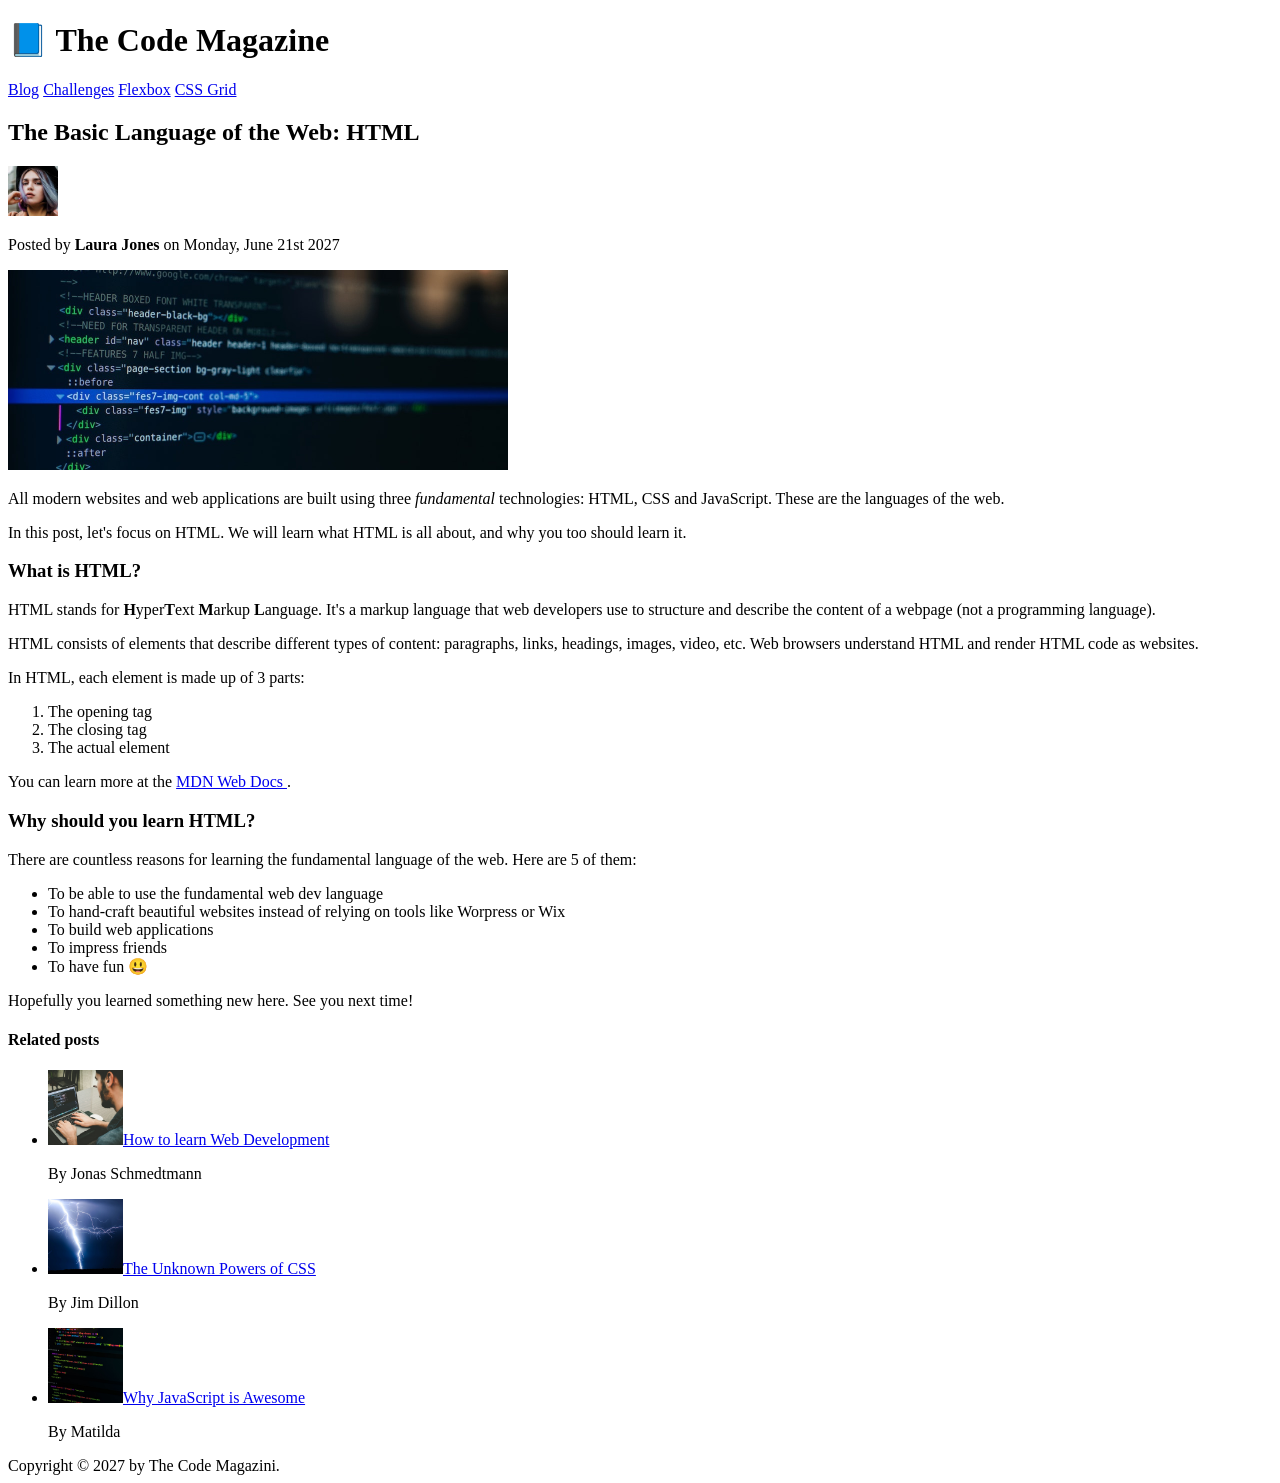
<file: 02-html-fundamentals/index.html>
<!doctype html>
<html lang="en">
  <head>
    <meta charset="UTF-8" />
    <title>The Basic Language of the Web: HTML</title>
  </head>
  <body>
    <!--
    <h1>The Basic Language of the Web: HTML</h1>
    <h2>The Basic Language of the Web: HTML</h2>
    <h3>The Basic Language of the Web: HTML</h3>
    <h4>The Basic Language of the Web: HTML</h4>
    <h5>The Basic Language of the Web: HTML</h5>
    <h6>The Basic Language of the Web: HTML</h6>
    -->

    <header>
      <h1>📘 The Code Magazine</h1>

      <nav>
        <a href="blog.html">Blog</a>
        <a href="#">Challenges</a>
        <a href="#">Flexbox</a>
        <a href="#">CSS Grid</a>
      </nav>
    </header>

    <article>
      <header>
        <h2>The Basic Language of the Web: HTML</h2>

        <img
          src="img/laura-jones.jpg"
          alt="Head shot of laura Jones"
          width="50"
          height="50"
        />

        <p>Posted by <strong>Laura Jones</strong> on Monday, June 21st 2027</p>

        <img
          src="img/post-img.jpg"
          alt="HTML code on a screen"
          width="500"
          height="200"
        />
      </header>

      <p>
        All modern websites and web applications are built using three
        <em>fundamental</em> technologies: HTML, CSS and JavaScript. These are
        the languages of the web.
      </p>
      <p>
        In this post, let's focus on HTML. We will learn what HTML is all about,
        and why you too should learn it.
      </p>

      <h3>What is HTML?</h3>
      <p>
        HTML stands for <strong>H</strong>yper<strong>T</strong>ext
        <strong>M</strong>arkup <strong>L</strong>anguage. It's a markup
        language that web developers use to structure and describe the content
        of a webpage (not a programming language).
      </p>
      <p>
        HTML consists of elements that describe different types of content:
        paragraphs, links, headings, images, video, etc. Web browsers understand
        HTML and render HTML code as websites.
      </p>

      <p>In HTML, each element is made up of 3 parts:</p>
      <ol>
        <li>The opening tag</li>
        <li>The closing tag</li>
        <li>The actual element</li>
      </ol>

      <p>
        You can learn more at the
        <a
          href="https://developer.mozilla.org/en-US/docs/Web/HTML"
          target="_blank"
        >
          MDN Web Docs
        </a>
        .
      </p>

      <h3>Why should you learn HTML?</h3>
      <p>
        There are countless reasons for learning the fundamental language of the
        web. Here are 5 of them:
      </p>
      <ul>
        <li>To be able to use the fundamental web dev language</li>
        <li>
          To hand-craft beautiful websites instead of relying on tools like
          Worpress or Wix
        </li>
        <li>To build web applications</li>
        <li>To impress friends</li>
        <li>To have fun 😃</li>
      </ul>
      <p>Hopefully you learned something new here. See you next time!</p>
    </article>

    <aside>
      <h4>Related posts</h4>
      <ul>
        <li>
          <img
            src="img/related-1.jpg"
            alt="Person programming"
            width="75"
            height="75"
          /><a href="#">How to learn Web Development</a>
          <p>By Jonas Schmedtmann</p>
        </li>
        <li>
          <img
            src="img/related-2.jpg"
            alt="Lightning"
            width="75"
            height="75"
          /><a href="#">The Unknown Powers of CSS</a>
          <p>By Jim Dillon</p>
        </li>
        <li>
          <img
            src="img/related-3.jpg"
            alt="JavaScript code on a screen"
            width="75"
            height="75"
          /><a href="#">Why JavaScript is Awesome</a>
          <p>By Matilda</p>
        </li>
      </ul>
    </aside>

    <footer>Copyright &copy; 2027 by The Code Magazini.</footer>
  </body>
</html>
</file>
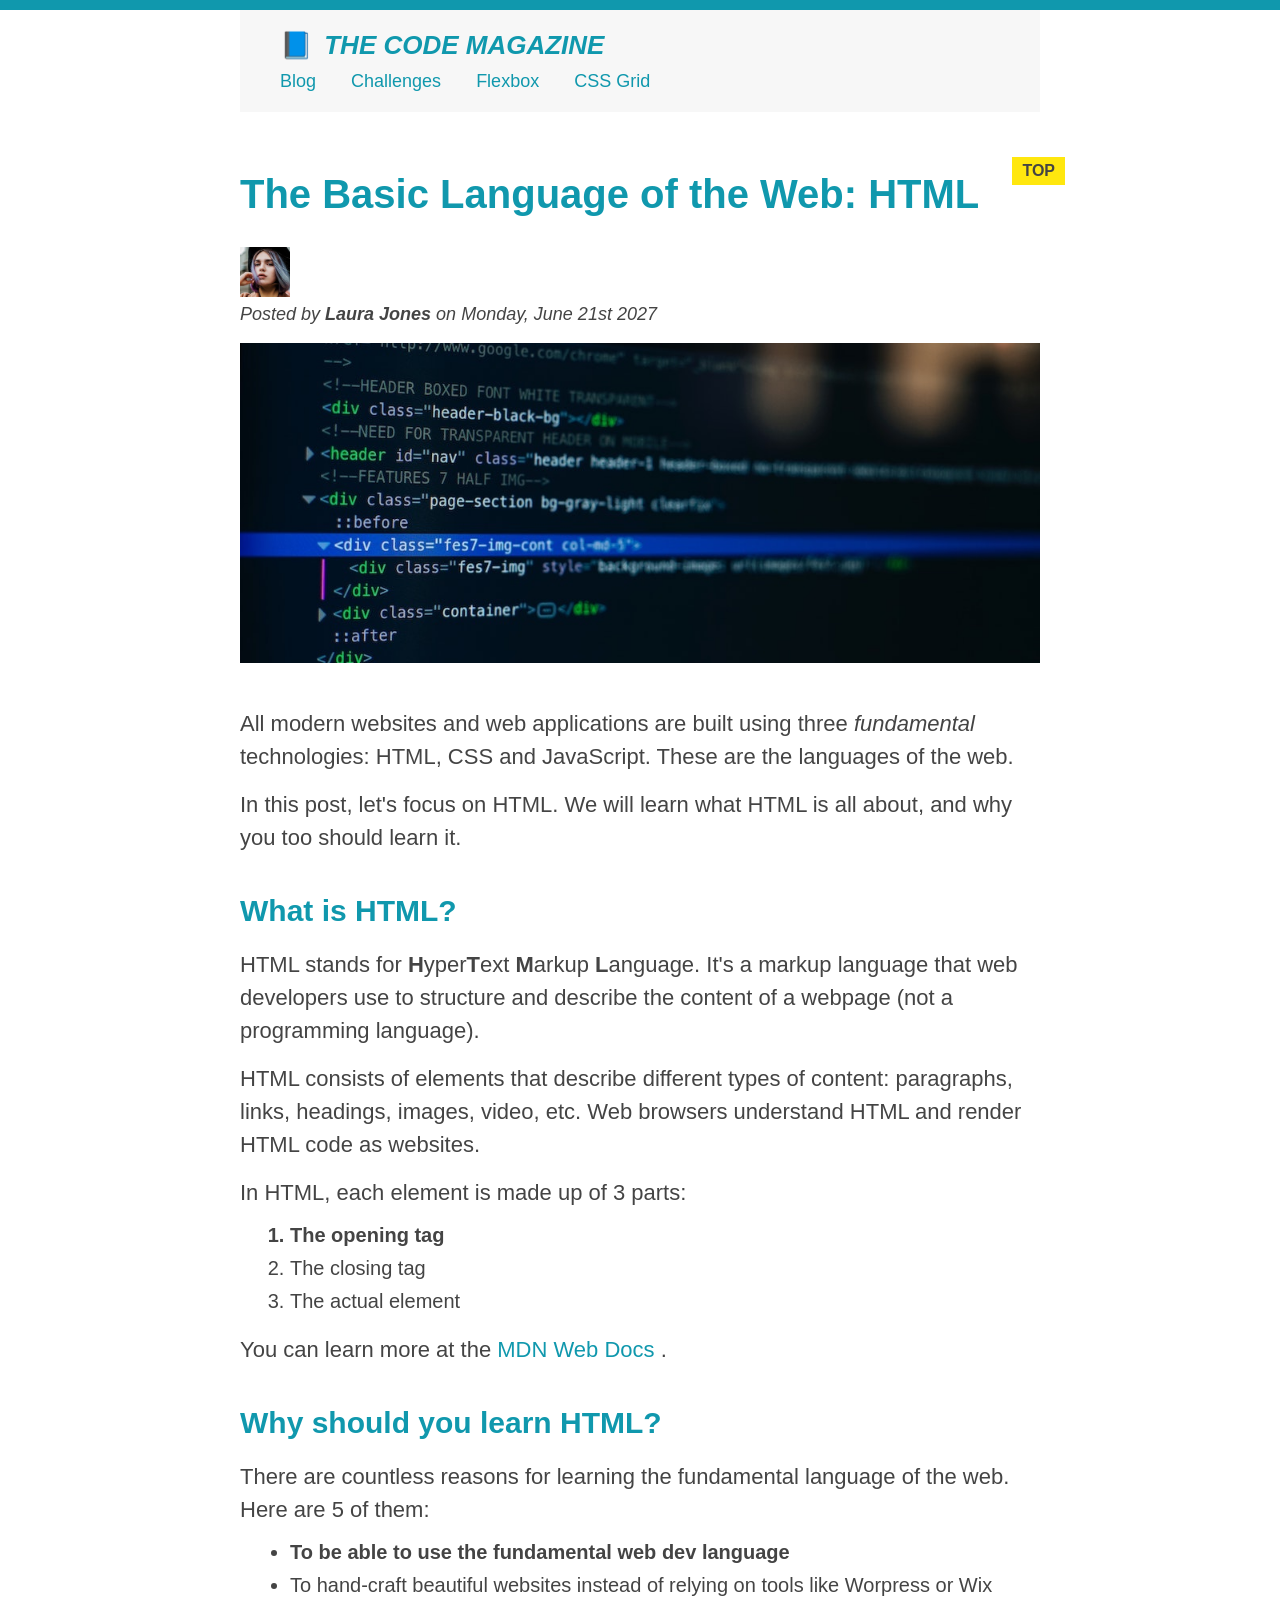
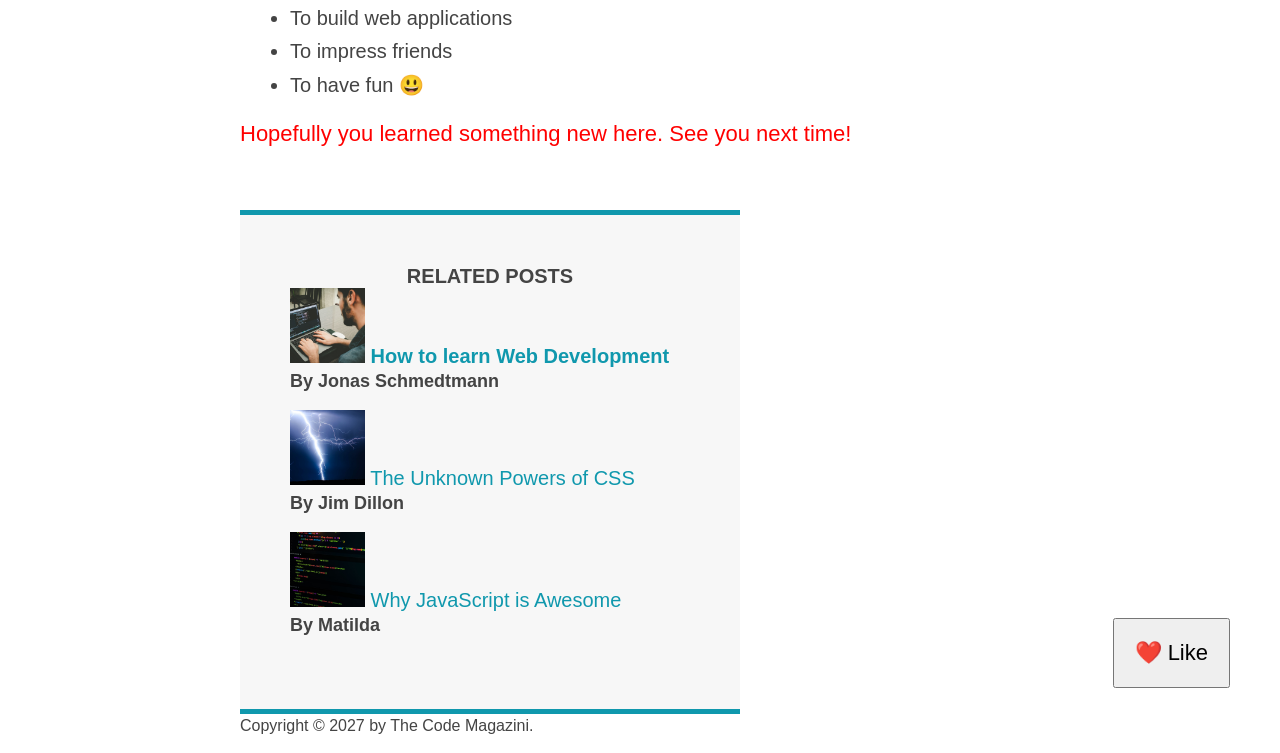
<file: 03-css-fundamentals/index.html>
<!doctype html>
<html lang="en">
  <head>
    <meta charset="UTF-8" />
    <title>The Basic Language of the Web: HTML</title>
    <link rel="stylesheet" href="style.css" />
    <!--
    <style>
      h1 {
        color: blue;
      }
    </style>
    -->
  </head>
  <body>
    <!--
    <h1>The Basic Language of the Web: HTML</h1>
    <h2>The Basic Language of the Web: HTML</h2>
    <h3>The Basic Language of the Web: HTML</h3>
    <h4>The Basic Language of the Web: HTML</h4>
    <h5>The Basic Language of the Web: HTML</h5>
    <h6>The Basic Language of the Web: HTML</h6>
    -->

    <div class="container">
      <header class="main-header">
        <!-- <h1 style="color: blue">📘 The Code Magazine</h1> -->
        <h1>📘 The Code Magazine</h1>

        <nav>
          <!-- <strong>This is the navigation</strong> -->
          <a href="blog.html">Blog</a>
          <a href="#">Challenges</a>
          <a href="#">Flexbox</a>
          <a href="#">CSS Grid</a>
        </nav>
      </header>

      <article>
        <header class="post-header">
          <h2>The Basic Language of the Web: HTML</h2>

          <img
            src="img/laura-jones.jpg"
            alt="Headshot of Laura Jones"
            width="50"
            height="50"
          />

          <p id="author">
            Posted by <strong>Laura Jones</strong> on Monday, June 21st 2027
          </p>

          <img
            src="img/post-img.jpg"
            alt="HTML code on a screen"
            width="500"
            height="200"
            class="post-img"
          />

          <button>❤️ Like</button>
        </header>

        <p>
          All modern websites and web applications are built using three
          <em>fundamental</em> technologies: HTML, CSS and JavaScript. These are
          the languages of the web.
        </p>
        <p>
          In this post, let's focus on HTML. We will learn what HTML is all
          about, and why you too should learn it.
        </p>

        <h3>What is HTML?</h3>
        <p>
          HTML stands for <strong>H</strong>yper<strong>T</strong>ext
          <strong>M</strong>arkup <strong>L</strong>anguage. It's a markup
          language that web developers use to structure and describe the content
          of a webpage (not a programming language).
        </p>
        <p>
          HTML consists of elements that describe different types of content:
          paragraphs, links, headings, images, video, etc. Web browsers
          understand HTML and render HTML code as websites.
        </p>

        <p>In HTML, each element is made up of 3 parts:</p>
        <ol>
          <li>The opening tag</li>
          <li>The closing tag</li>
          <li>The actual element</li>
        </ol>

        <p>
          You can learn more at the
          <a
            href="https://developer.mozilla.org/en-US/docs/Web/HTML"
            target="_blank"
          >
            MDN Web Docs
          </a>
          .
        </p>

        <h3>Why should you learn HTML?</h3>
        <p>
          There are countless reasons for learning the fundamental language of
          the web. Here are 5 of them:
        </p>
        <ul>
          <li>To be able to use the fundamental web dev language</li>
          <li>
            To hand-craft beautiful websites instead of relying on tools like
            Worpress or Wix
          </li>
          <li>To build web applications</li>
          <li>To impress friends</li>
          <li>To have fun 😃</li>
        </ul>
        <p>Hopefully you learned something new here. See you next time!</p>
      </article>

      <aside>
        <h4>Related posts</h4>
        <ul class="related">
          <li>
            <img
              src="img/related-1.jpg"
              alt="Person programming"
              width="75"
              height="75"
            />
            <a href="#">How to learn Web Development</a>
            <p class="related-author">By Jonas Schmedtmann</p>
          </li>
          <li>
            <img
              src="img/related-2.jpg"
              alt="Lightning"
              width="75"
              height="75"
            />
            <a href="#">The Unknown Powers of CSS</a>
            <p class="related-author">By Jim Dillon</p>
          </li>
          <li>
            <img
              src="img/related-3.jpg"
              alt="JavaScript code on a screen"
              width="75"
              height="75"
            />
            <a href="#">Why JavaScript is Awesome</a>
            <p class="related-author">By Matilda</p>
          </li>
        </ul>
      </aside>

      <p id="copyright" class="copyright text">
        Copyright &copy; 2027 by The Code Magazini.
      </p>
    </div>
  </body>
</html>
</file>
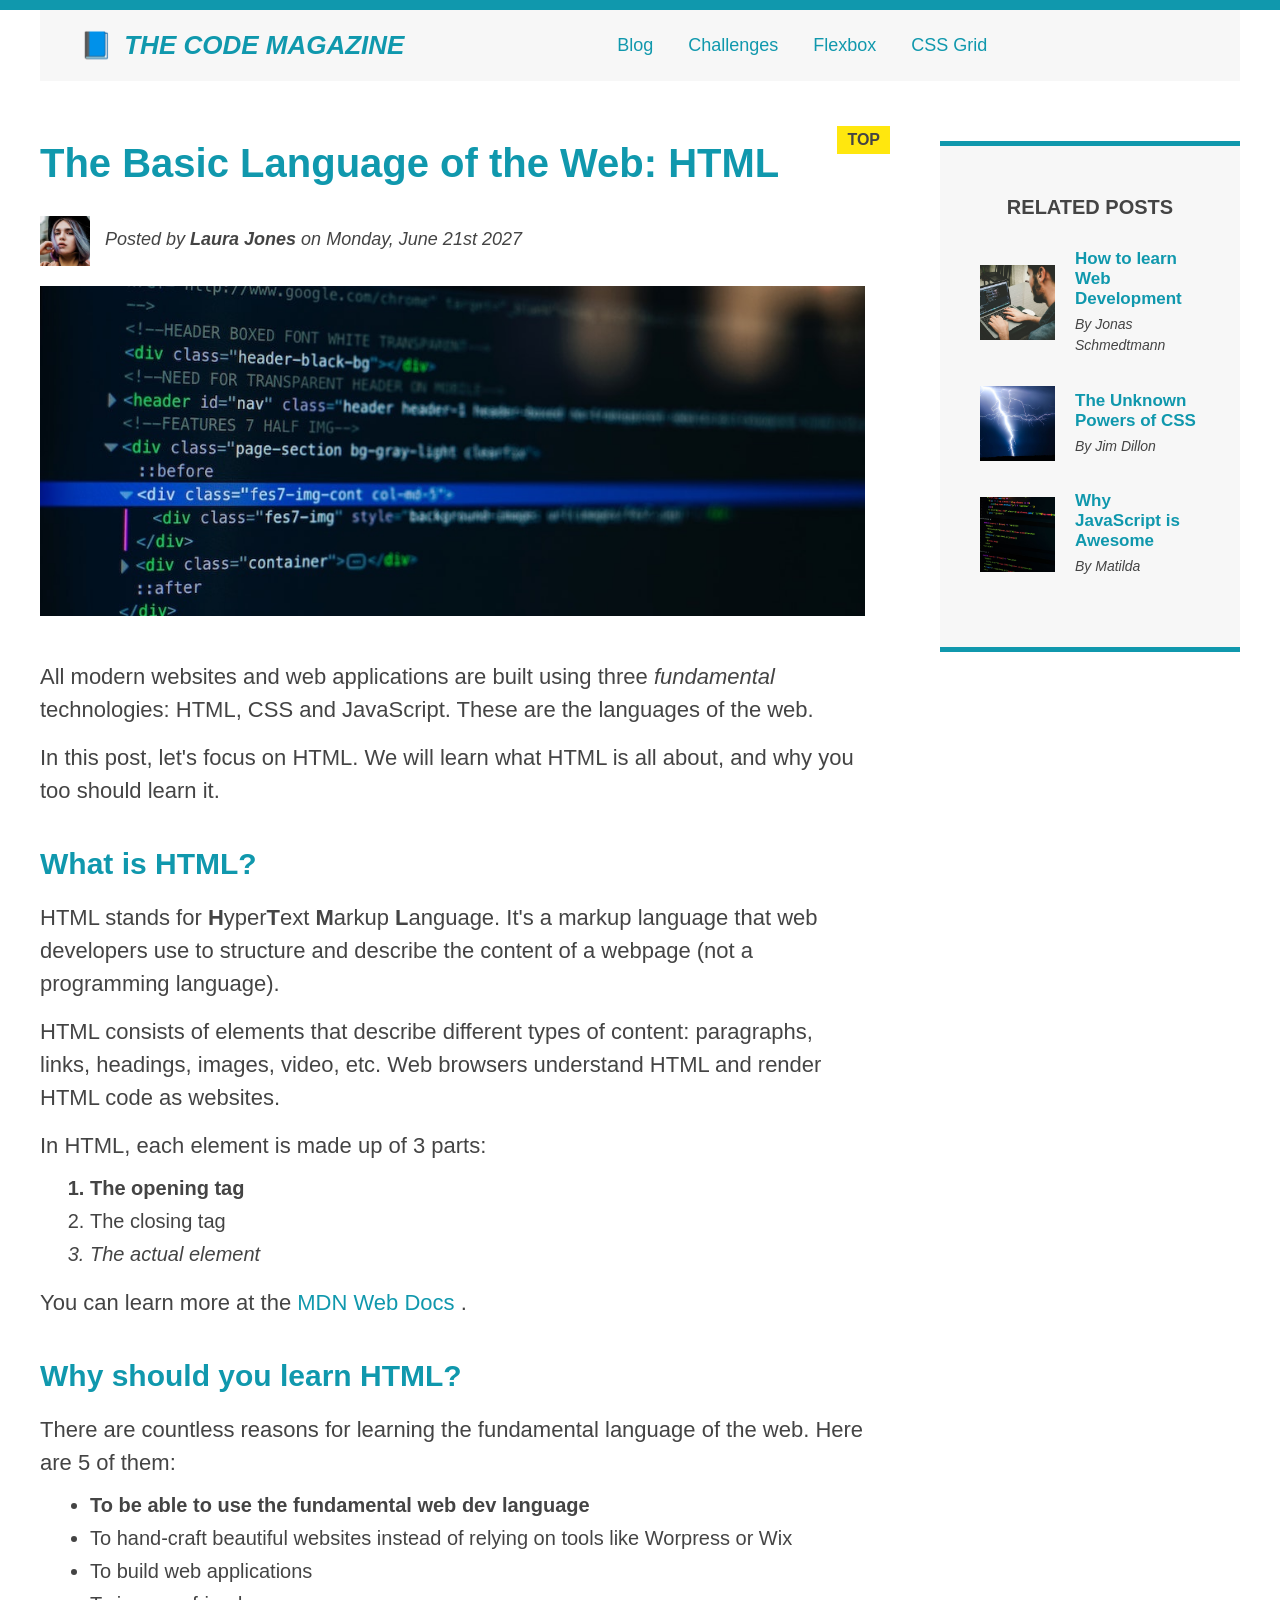
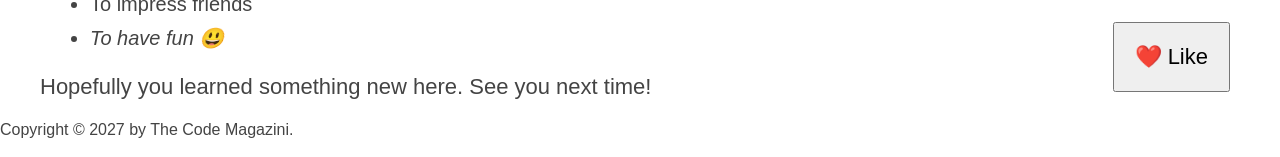
<file: 04-layouts-floats-flexbox-and-css-grid-fundamentals/index.html>
<!doctype html>
<html lang="en">
  <head>
    <meta charset="UTF-8" />
    <title>The Basic Language of the Web: HTML</title>
    <link rel="stylesheet" href="style.css" />
    <!--
    <style>
      h1 {
        color: blue;
      }
    </style>
    -->
  </head>
  <body>
    <!--
    <h1>The Basic Language of the Web: HTML</h1>
    <h2>The Basic Language of the Web: HTML</h2>
    <h3>The Basic Language of the Web: HTML</h3>
    <h4>The Basic Language of the Web: HTML</h4>
    <h5>The Basic Language of the Web: HTML</h5>
    <h6>The Basic Language of the Web: HTML</h6>
    -->

    <div class="container">
      <header class="main-header clearfix">
        <!-- <h1 style="color: blue">📘 The Code Magazine</h1> -->
        <h1>📘 The Code Magazine</h1>

        <nav>
          <!-- <strong>This is the navigation</strong> -->
          <a href="blog.html">Blog</a>
          <a href="#">Challenges</a>
          <a href="#">Flexbox</a>
          <a href="#">CSS Grid</a>
        </nav>
      </header>

      <!-- only necessary for flexbox -->
      <!-- <div class="row"> -->
      <article>
        <header class="post-header">
          <h2>The Basic Language of the Web: HTML</h2>

          <div class="authos-box">
            <img
              src="img/laura-jones.jpg"
              alt="Headshot of Laura Jones"
              width="50"
              height="50"
              class="author-img"
            />

            <p id="author" class="author">
              Posted by <strong>Laura Jones</strong> on Monday, June 21st 2027
            </p>
          </div>

          <img
            src="img/post-img.jpg"
            alt="HTML code on a screen"
            width="500"
            height="200"
            class="post-img"
          />

          <button>❤️ Like</button>
        </header>

        <p>
          All modern websites and web applications are built using three
          <em>fundamental</em> technologies: HTML, CSS and JavaScript. These are
          the languages of the web.
        </p>
        <p>
          In this post, let's focus on HTML. We will learn what HTML is all
          about, and why you too should learn it.
        </p>

        <h3>What is HTML?</h3>
        <p>
          HTML stands for <strong>H</strong>yper<strong>T</strong>ext
          <strong>M</strong>arkup <strong>L</strong>anguage. It's a markup
          language that web developers use to structure and describe the content
          of a webpage (not a programming language).
        </p>
        <p>
          HTML consists of elements that describe different types of content:
          paragraphs, links, headings, images, video, etc. Web browsers
          understand HTML and render HTML code as websites.
        </p>

        <p>In HTML, each element is made up of 3 parts:</p>
        <ol>
          <li>The opening tag</li>
          <li>The closing tag</li>
          <li>The actual element</li>
        </ol>

        <p>
          You can learn more at the
          <a
            href="https://developer.mozilla.org/en-US/docs/Web/HTML"
            target="_blank"
          >
            MDN Web Docs
          </a>
          .
        </p>

        <h3>Why should you learn HTML?</h3>
        <p>
          There are countless reasons for learning the fundamental language of
          the web. Here are 5 of them:
        </p>
        <ul>
          <li>To be able to use the fundamental web dev language</li>
          <li>
            To hand-craft beautiful websites instead of relying on tools like
            Worpress or Wix
          </li>
          <li>To build web applications</li>
          <li>To impress friends</li>
          <li>To have fun 😃</li>
        </ul>
        <p>Hopefully you learned something new here. See you next time!</p>
      </article>

      <aside>
        <h4>Related posts</h4>
        <ul class="related">
          <li class="related-post">
            <img
              src="img/related-1.jpg"
              alt="Person programming"
              width="75"
              height="75"
            />
            <div>
              <a href="#" class="related-link">How to learn Web Development</a>
              <p class="related-author">By Jonas Schmedtmann</p>
            </div>
          </li>
          <li class="related-post">
            <img
              src="img/related-2.jpg"
              alt="Lightning"
              width="75"
              height="75"
            />
            <div>
              <a href="#" class="related-link">The Unknown Powers of CSS</a>
              <p class="related-author">By Jim Dillon</p>
            </div>
          </li>
          <li class="related-post">
            <img
              src="img/related-3.jpg"
              alt="JavaScript code on a screen"
              width="75"
              height="75"
            />
            <div>
              <a href="#" class="related-link">Why JavaScript is Awesome</a>
              <p class="related-author">By Matilda</p>
            </div>
          </li>
        </ul>
      </aside>
    </div>

    <footer>
      <p id="copyright" class="copyright text">
        Copyright &copy; 2027 by The Code Magazini.
      </p>
    </footer>
    <!-- </div> -->
  </body>
</html>
</file>
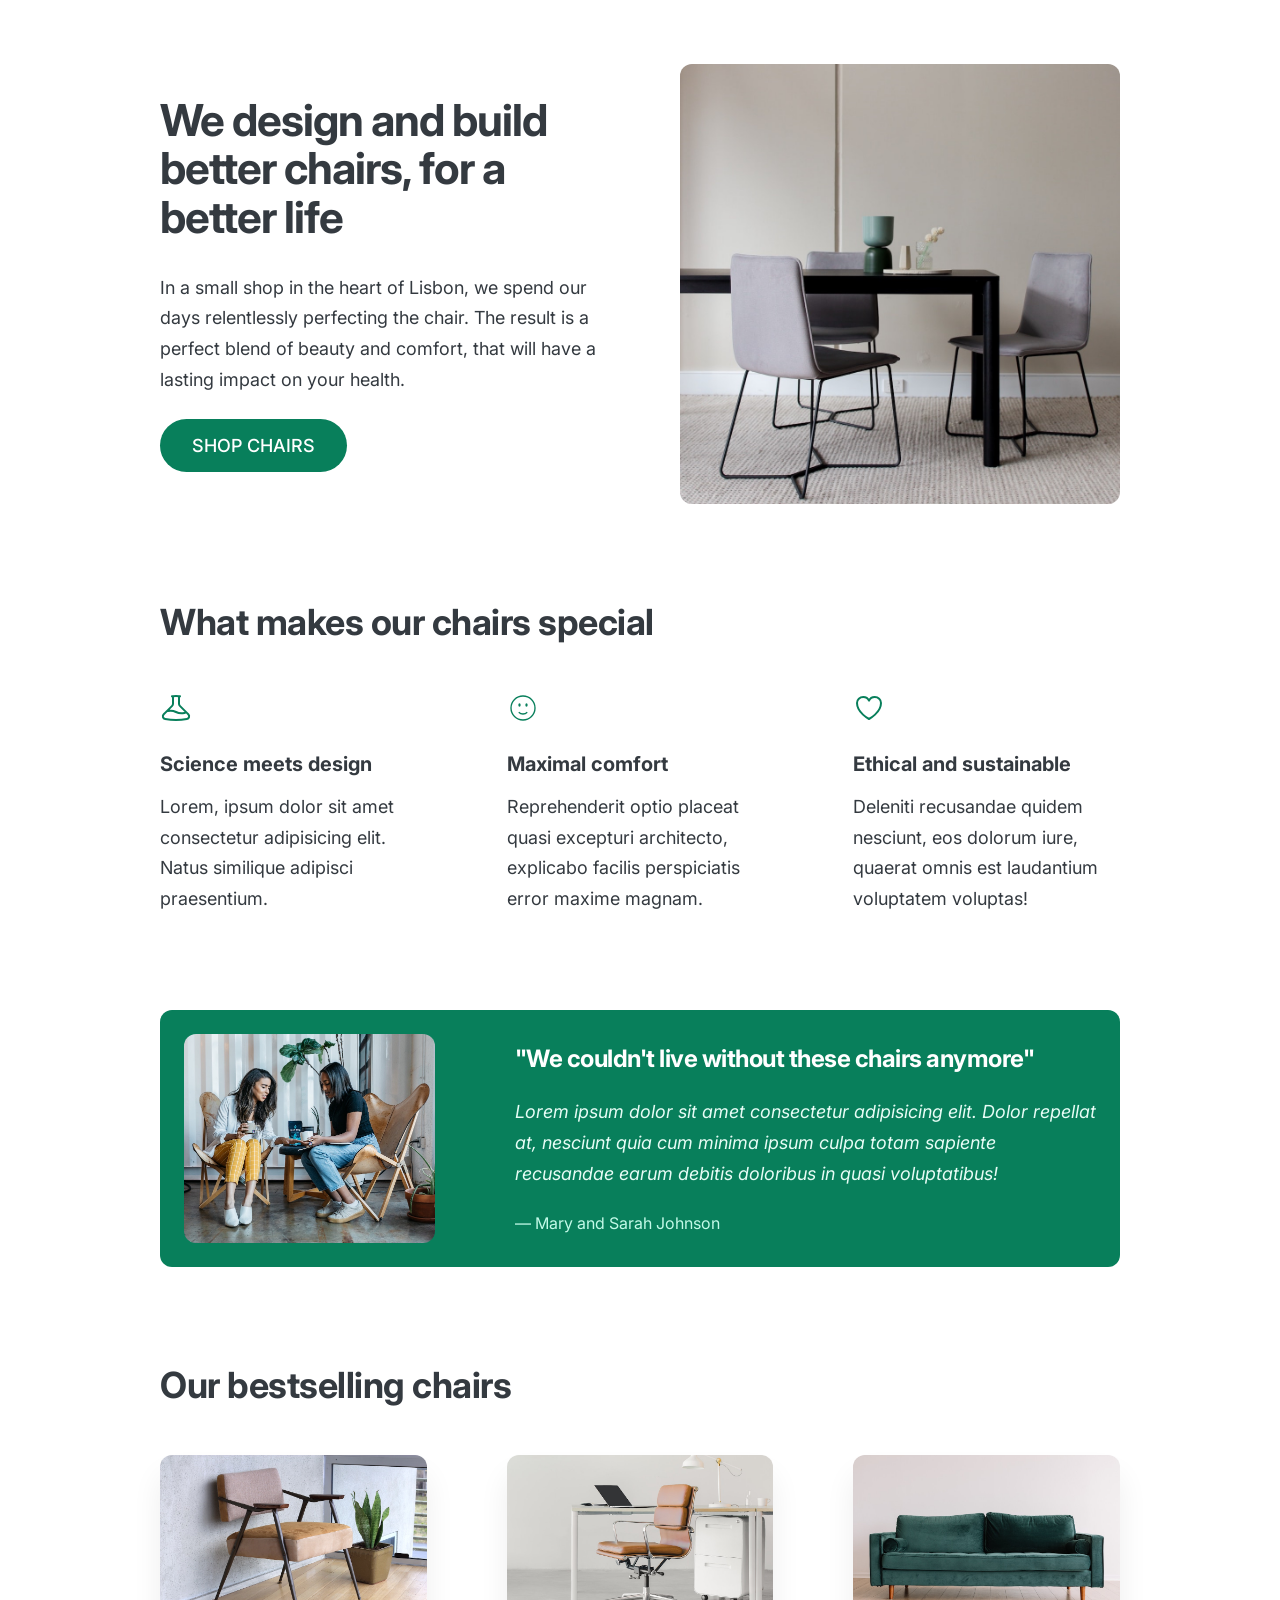
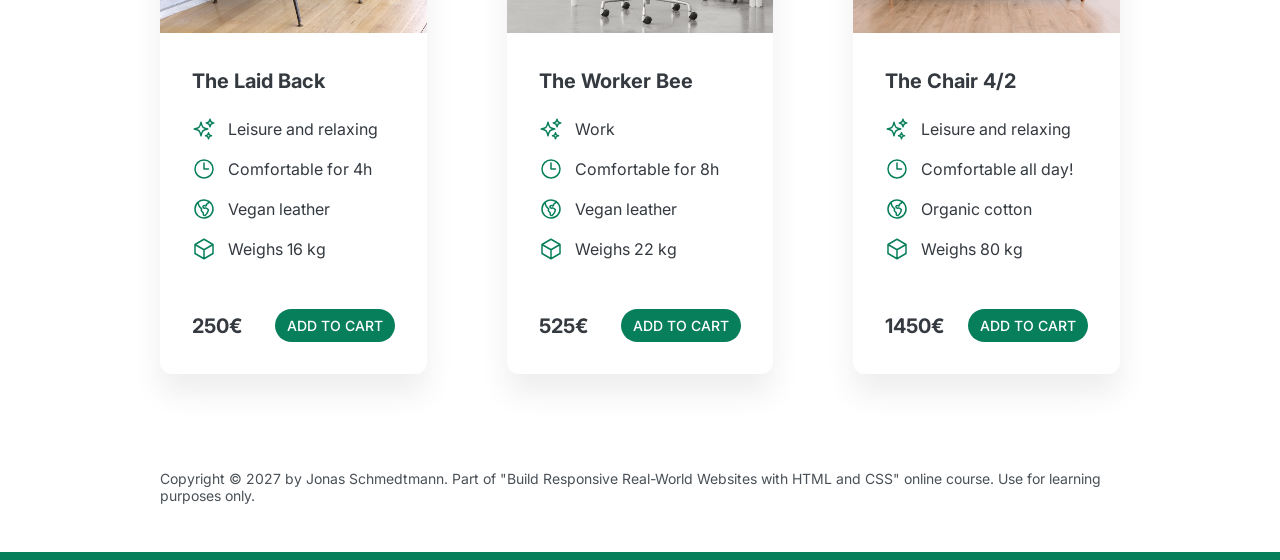
<file: 05-web-design-rules-and-framework/index.html>
<!doctype html>
<html lang="en">
  <head>
    <meta charset="UTF-8" />
    <meta name="viewport" content="width=device-width, initial-scale=1.0" />
    <title>Lisbon Chair Shop</title>

    <link rel="preconnect" href="https://fonts.googleapis.com" />
    <link rel="preconnect" href="https://fonts.gstatic.com" crossorigin />
    <link
      href="https://fonts.googleapis.com/css2?family=Inter:ital,opsz,wght@0,14..32,100..900;1,14..32,100..900&display=swap"
      rel="stylesheet"
    />

    <link rel="stylesheet" href="style.css" />
  </head>
  <body>
    <div class="container">
      <header>
        <div class="header-text-box">
          <h1>We design and build better chairs, for a better life</h1>
          <p class="header-text">
            In a small shop in the heart of Lisbon, we spend our days
            relentlessly perfecting the chair. The result is a perfect blend of
            beauty and comfort, that will have a lasting impact on your health.
          </p>
          <a class="btn btn--big" href="#">Shop chairs</a>
        </div>
        <img src="hero.jpg" alt="Photo" />
      </header>

      <section>
        <h2>What makes our chairs special</h2>
        <div class="grid-3-cols">
          <div>
            <svg
              xmlns="http://www.w3.org/2000/svg"
              fill="none"
              viewBox="0 0 24 24"
              stroke-width="1.5"
              stroke="currentColor"
              class="features-icon"
            >
              <path
                stroke-linecap="round"
                stroke-linejoin="round"
                d="M9.75 3.104v5.714a2.25 2.25 0 0 1-.659 1.591L5 14.5M9.75 3.104c-.251.023-.501.05-.75.082m.75-.082a24.301 24.301 0 0 1 4.5 0m0 0v5.714c0 .597.237 1.17.659 1.591L19.8 15.3M14.25 3.104c.251.023.501.05.75.082M19.8 15.3l-1.57.393A9.065 9.065 0 0 1 12 15a9.065 9.065 0 0 0-6.23-.693L5 14.5m14.8.8 1.402 1.402c1.232 1.232.65 3.318-1.067 3.611A48.309 48.309 0 0 1 12 21c-2.773 0-5.491-.235-8.135-.687-1.718-.293-2.3-2.379-1.067-3.61L5 14.5"
              />
            </svg>
            <p class="features-title"><strong>Science meets design</strong></p>
            <p class="features-text">
              Lorem, ipsum dolor sit amet consectetur adipisicing elit. Natus
              similique adipisci praesentium.
            </p>
          </div>

          <div>
            <svg
              xmlns="http://www.w3.org/2000/svg"
              fill="none"
              viewBox="0 0 24 24"
              strokeWidth="{1.5}"
              stroke="currentColor"
              class="features-icon"
            >
              <path
                strokeLinecap="round"
                strokeLinejoin="round"
                d="M15.182 15.182a4.5 4.5 0 0 1-6.364 0M21 12a9 9 0 1 1-18 0 9 9 0 0 1 18 0ZM9.75 9.75c0 .414-.168.75-.375.75S9 10.164 9 9.75 9.168 9 9.375 9s.375.336.375.75Zm-.375 0h.008v.015h-.008V9.75Zm5.625 0c0 .414-.168.75-.375.75s-.375-.336-.375-.75.168-.75.375-.75.375.336.375.75Zm-.375 0h.008v.015h-.008V9.75Z"
              />
            </svg>

            <p class="features-title">
              <strong>Maximal comfort</strong>
            </p>
            <p class="features-text">
              Reprehenderit optio placeat quasi excepturi architecto, explicabo
              facilis perspiciatis error maxime magnam.
            </p>
          </div>

          <div>
            <svg
              xmlns="http://www.w3.org/2000/svg"
              fill="none"
              viewBox="0 0 24 24"
              stroke-width="1.5"
              stroke="currentColor"
              class="features-icon"
            >
              <path
                stroke-linecap="round"
                stroke-linejoin="round"
                d="M21 8.25c0-2.485-2.099-4.5-4.688-4.5-1.935 0-3.597 1.126-4.312 2.733-.715-1.607-2.377-2.733-4.313-2.733C5.1 3.75 3 5.765 3 8.25c0 7.22 9 12 9 12s9-4.78 9-12Z"
              />
            </svg>

            <p class="features-title">
              <strong>Ethical and sustainable</strong>
            </p>
            <p class="features-text">
              Deleniti recusandae quidem nesciunt, eos dolorum iure, quaerat
              omnis est laudantium voluptatem voluptas!
            </p>
          </div>
        </div>
      </section>

      <section class="testimonial-section">
        <div class="grid-3-cols">
          <img src="customers.jpg" alt="People sitting on chairs" />
          <div class="testimonial-box">
            <h2>"We couldn't live without these chairs anymore"</h2>
            <blockquote class="testimonial-text">
              Lorem ipsum dolor sit amet consectetur adipisicing elit. Dolor
              repellat at, nesciunt quia cum minima ipsum culpa totam sapiente
              recusandae earum debitis doloribus in quasi voluptatibus!
            </blockquote>
            <p class="testimonial-author">&mdash; Mary and Sarah Johnson</p>
          </div>
        </div>
      </section>

      <section>
        <h2>Our bestselling chairs</h2>
        <div class="grid-3-cols">
          <figure class="chair">
            <img src="chair-1.jpg" alt="Chair" />
            <div class="chair-box">
              <h3>The Laid Back</h3>
              <ul class="chair-details">
                <li>
                  <svg
                    xmlns="http://www.w3.org/2000/svg"
                    fill="none"
                    viewBox="0 0 24 24"
                    stroke-width="1.5"
                    stroke="currentColor"
                    class="chair-icon"
                  >
                    <path
                      stroke-linecap="round"
                      stroke-linejoin="round"
                      d="M9.813 15.904 9 18.75l-.813-2.846a4.5 4.5 0 0 0-3.09-3.09L2.25 12l2.846-.813a4.5 4.5 0 0 0 3.09-3.09L9 5.25l.813 2.846a4.5 4.5 0 0 0 3.09 3.09L15.75 12l-2.846.813a4.5 4.5 0 0 0-3.09 3.09ZM18.259 8.715 18 9.75l-.259-1.035a3.375 3.375 0 0 0-2.455-2.456L14.25 6l1.036-.259a3.375 3.375 0 0 0 2.455-2.456L18 2.25l.259 1.035a3.375 3.375 0 0 0 2.456 2.456L21.75 6l-1.035.259a3.375 3.375 0 0 0-2.456 2.456ZM16.894 20.567 16.5 21.75l-.394-1.183a2.25 2.25 0 0 0-1.423-1.423L13.5 18.75l1.183-.394a2.25 2.25 0 0 0 1.423-1.423l.394-1.183.394 1.183a2.25 2.25 0 0 0 1.423 1.423l1.183.394-1.183.394a2.25 2.25 0 0 0-1.423 1.423Z"
                    />
                  </svg>
                  <!-- span is a generic INLINE text element, it doesn't have any meaning. It's like a div element, but inline -->
                  <span>Leisure and relaxing</span>
                </li>
                <li>
                  <svg
                    xmlns="http://www.w3.org/2000/svg"
                    fill="none"
                    viewBox="0 0 24 24"
                    stroke-width="1.5"
                    stroke="currentColor"
                    class="chair-icon"
                  >
                    <path
                      stroke-linecap="round"
                      stroke-linejoin="round"
                      d="M12 6v6h4.5m4.5 0a9 9 0 1 1-18 0 9 9 0 0 1 18 0Z"
                    />
                  </svg>
                  <span>Comfortable for 4h</span>
                </li>
                <li>
                  <svg
                    xmlns="http://www.w3.org/2000/svg"
                    fill="none"
                    viewBox="0 0 24 24"
                    stroke-width="1.5"
                    stroke="currentColor"
                    class="chair-icon"
                  >
                    <path
                      stroke-linecap="round"
                      stroke-linejoin="round"
                      d="m6.115 5.19.319 1.913A6 6 0 0 0 8.11 10.36L9.75 12l-.387.775c-.217.433-.132.956.21 1.298l1.348 1.348c.21.21.329.497.329.795v1.089c0 .426.24.815.622 1.006l.153.076c.433.217.956.132 1.298-.21l.723-.723a8.7 8.7 0 0 0 2.288-4.042 1.087 1.087 0 0 0-.358-1.099l-1.33-1.108c-.251-.21-.582-.299-.905-.245l-1.17.195a1.125 1.125 0 0 1-.98-.314l-.295-.295a1.125 1.125 0 0 1 0-1.591l.13-.132a1.125 1.125 0 0 1 1.3-.21l.603.302a.809.809 0 0 0 1.086-1.086L14.25 7.5l1.256-.837a4.5 4.5 0 0 0 1.528-1.732l.146-.292M6.115 5.19A9 9 0 1 0 17.18 4.64M6.115 5.19A8.965 8.965 0 0 1 12 3c1.929 0 3.716.607 5.18 1.64"
                    />
                  </svg>
                  <span>Vegan leather</span>
                </li>
                <li>
                  <svg
                    xmlns="http://www.w3.org/2000/svg"
                    fill="none"
                    viewBox="0 0 24 24"
                    stroke-width="1.5"
                    stroke="currentColor"
                    class="chair-icon"
                  >
                    <path
                      stroke-linecap="round"
                      stroke-linejoin="round"
                      d="m21 7.5-9-5.25L3 7.5m18 0-9 5.25m9-5.25v9l-9 5.25M3 7.5l9 5.25M3 7.5v9l9 5.25m0-9v9"
                    />
                  </svg>
                  <span>Weighs 16 kg</span>
                </li>
              </ul>
              <div class="chair-price">
                <strong>250€</strong>
                <a href="#" class="btn btn--small">Add to cart</a>
              </div>
            </div>
          </figure>

          <figure class="chair">
            <img src="chair-2.jpg" alt="Chair" />
            <div class="chair-box">
              <h3>The Worker Bee</h3>
              <ul class="chair-details">
                <li>
                  <svg
                    xmlns="http://www.w3.org/2000/svg"
                    fill="none"
                    viewBox="0 0 24 24"
                    stroke-width="1.5"
                    stroke="currentColor"
                    class="chair-icon"
                  >
                    <path
                      stroke-linecap="round"
                      stroke-linejoin="round"
                      d="M9.813 15.904 9 18.75l-.813-2.846a4.5 4.5 0 0 0-3.09-3.09L2.25 12l2.846-.813a4.5 4.5 0 0 0 3.09-3.09L9 5.25l.813 2.846a4.5 4.5 0 0 0 3.09 3.09L15.75 12l-2.846.813a4.5 4.5 0 0 0-3.09 3.09ZM18.259 8.715 18 9.75l-.259-1.035a3.375 3.375 0 0 0-2.455-2.456L14.25 6l1.036-.259a3.375 3.375 0 0 0 2.455-2.456L18 2.25l.259 1.035a3.375 3.375 0 0 0 2.456 2.456L21.75 6l-1.035.259a3.375 3.375 0 0 0-2.456 2.456ZM16.894 20.567 16.5 21.75l-.394-1.183a2.25 2.25 0 0 0-1.423-1.423L13.5 18.75l1.183-.394a2.25 2.25 0 0 0 1.423-1.423l.394-1.183.394 1.183a2.25 2.25 0 0 0 1.423 1.423l1.183.394-1.183.394a2.25 2.25 0 0 0-1.423 1.423Z"
                    />
                  </svg>
                  <span>Work</span>
                </li>
                <li>
                  <svg
                    xmlns="http://www.w3.org/2000/svg"
                    fill="none"
                    viewBox="0 0 24 24"
                    stroke-width="1.5"
                    stroke="currentColor"
                    class="chair-icon"
                  >
                    <path
                      stroke-linecap="round"
                      stroke-linejoin="round"
                      d="M12 6v6h4.5m4.5 0a9 9 0 1 1-18 0 9 9 0 0 1 18 0Z"
                    />
                  </svg>
                  <span>Comfortable for 8h</span>
                </li>
                <li>
                  <svg
                    xmlns="http://www.w3.org/2000/svg"
                    fill="none"
                    viewBox="0 0 24 24"
                    stroke-width="1.5"
                    stroke="currentColor"
                    class="chair-icon"
                  >
                    <path
                      stroke-linecap="round"
                      stroke-linejoin="round"
                      d="m6.115 5.19.319 1.913A6 6 0 0 0 8.11 10.36L9.75 12l-.387.775c-.217.433-.132.956.21 1.298l1.348 1.348c.21.21.329.497.329.795v1.089c0 .426.24.815.622 1.006l.153.076c.433.217.956.132 1.298-.21l.723-.723a8.7 8.7 0 0 0 2.288-4.042 1.087 1.087 0 0 0-.358-1.099l-1.33-1.108c-.251-.21-.582-.299-.905-.245l-1.17.195a1.125 1.125 0 0 1-.98-.314l-.295-.295a1.125 1.125 0 0 1 0-1.591l.13-.132a1.125 1.125 0 0 1 1.3-.21l.603.302a.809.809 0 0 0 1.086-1.086L14.25 7.5l1.256-.837a4.5 4.5 0 0 0 1.528-1.732l.146-.292M6.115 5.19A9 9 0 1 0 17.18 4.64M6.115 5.19A8.965 8.965 0 0 1 12 3c1.929 0 3.716.607 5.18 1.64"
                    />
                  </svg>
                  <span>Vegan leather</span>
                </li>
                <li>
                  <svg
                    xmlns="http://www.w3.org/2000/svg"
                    fill="none"
                    viewBox="0 0 24 24"
                    stroke-width="1.5"
                    stroke="currentColor"
                    class="chair-icon"
                  >
                    <path
                      stroke-linecap="round"
                      stroke-linejoin="round"
                      d="m21 7.5-9-5.25L3 7.5m18 0-9 5.25m9-5.25v9l-9 5.25M3 7.5l9 5.25M3 7.5v9l9 5.25m0-9v9"
                    />
                  </svg>
                  <span>Weighs 22 kg</span>
                </li>
              </ul>
              <div class="chair-price">
                <strong>525€</strong>
                <a href="#" class="btn btn--small">Add to cart</a>
              </div>
            </div>
          </figure>

          <figure class="chair">
            <img src="chair-3.jpg" alt="Chair" />
            <div class="chair-box">
              <h3>The Chair 4/2</h3>
              <ul class="chair-details">
                <li>
                  <svg
                    xmlns="http://www.w3.org/2000/svg"
                    fill="none"
                    viewBox="0 0 24 24"
                    stroke-width="1.5"
                    stroke="currentColor"
                    class="chair-icon"
                  >
                    <path
                      stroke-linecap="round"
                      stroke-linejoin="round"
                      d="M9.813 15.904 9 18.75l-.813-2.846a4.5 4.5 0 0 0-3.09-3.09L2.25 12l2.846-.813a4.5 4.5 0 0 0 3.09-3.09L9 5.25l.813 2.846a4.5 4.5 0 0 0 3.09 3.09L15.75 12l-2.846.813a4.5 4.5 0 0 0-3.09 3.09ZM18.259 8.715 18 9.75l-.259-1.035a3.375 3.375 0 0 0-2.455-2.456L14.25 6l1.036-.259a3.375 3.375 0 0 0 2.455-2.456L18 2.25l.259 1.035a3.375 3.375 0 0 0 2.456 2.456L21.75 6l-1.035.259a3.375 3.375 0 0 0-2.456 2.456ZM16.894 20.567 16.5 21.75l-.394-1.183a2.25 2.25 0 0 0-1.423-1.423L13.5 18.75l1.183-.394a2.25 2.25 0 0 0 1.423-1.423l.394-1.183.394 1.183a2.25 2.25 0 0 0 1.423 1.423l1.183.394-1.183.394a2.25 2.25 0 0 0-1.423 1.423Z"
                    />
                  </svg>
                  <span>Leisure and relaxing</span>
                </li>
                <li>
                  <svg
                    xmlns="http://www.w3.org/2000/svg"
                    fill="none"
                    viewBox="0 0 24 24"
                    stroke-width="1.5"
                    stroke="currentColor"
                    class="chair-icon"
                  >
                    <path
                      stroke-linecap="round"
                      stroke-linejoin="round"
                      d="M12 6v6h4.5m4.5 0a9 9 0 1 1-18 0 9 9 0 0 1 18 0Z"
                    />
                  </svg>
                  <span>Comfortable all day!</span>
                </li>
                <li>
                  <svg
                    xmlns="http://www.w3.org/2000/svg"
                    fill="none"
                    viewBox="0 0 24 24"
                    stroke-width="1.5"
                    stroke="currentColor"
                    class="chair-icon"
                  >
                    <path
                      stroke-linecap="round"
                      stroke-linejoin="round"
                      d="m6.115 5.19.319 1.913A6 6 0 0 0 8.11 10.36L9.75 12l-.387.775c-.217.433-.132.956.21 1.298l1.348 1.348c.21.21.329.497.329.795v1.089c0 .426.24.815.622 1.006l.153.076c.433.217.956.132 1.298-.21l.723-.723a8.7 8.7 0 0 0 2.288-4.042 1.087 1.087 0 0 0-.358-1.099l-1.33-1.108c-.251-.21-.582-.299-.905-.245l-1.17.195a1.125 1.125 0 0 1-.98-.314l-.295-.295a1.125 1.125 0 0 1 0-1.591l.13-.132a1.125 1.125 0 0 1 1.3-.21l.603.302a.809.809 0 0 0 1.086-1.086L14.25 7.5l1.256-.837a4.5 4.5 0 0 0 1.528-1.732l.146-.292M6.115 5.19A9 9 0 1 0 17.18 4.64M6.115 5.19A8.965 8.965 0 0 1 12 3c1.929 0 3.716.607 5.18 1.64"
                    />
                  </svg>
                  <span>Organic cotton</span>
                </li>
                <li>
                  <svg
                    xmlns="http://www.w3.org/2000/svg"
                    fill="none"
                    viewBox="0 0 24 24"
                    stroke-width="1.5"
                    stroke="currentColor"
                    class="chair-icon"
                  >
                    <path
                      stroke-linecap="round"
                      stroke-linejoin="round"
                      d="m21 7.5-9-5.25L3 7.5m18 0-9 5.25m9-5.25v9l-9 5.25M3 7.5l9 5.25M3 7.5v9l9 5.25m0-9v9"
                    />
                  </svg>
                  <span>Weighs 80 kg</span>
                </li>
              </ul>
              <div class="chair-price">
                <strong>1450€</strong>
                <a href="#" class="btn btn--small">Add to cart</a>
              </div>
            </div>
          </figure>
        </div>
      </section>

      <footer>
        Copyright &copy; 2027 by Jonas Schmedtmann. Part of "Build Responsive
        Real-World Websites with HTML and CSS" online course. Use for learning
        purposes only.
      </footer>
    </div>
  </body>
</html>
</file>
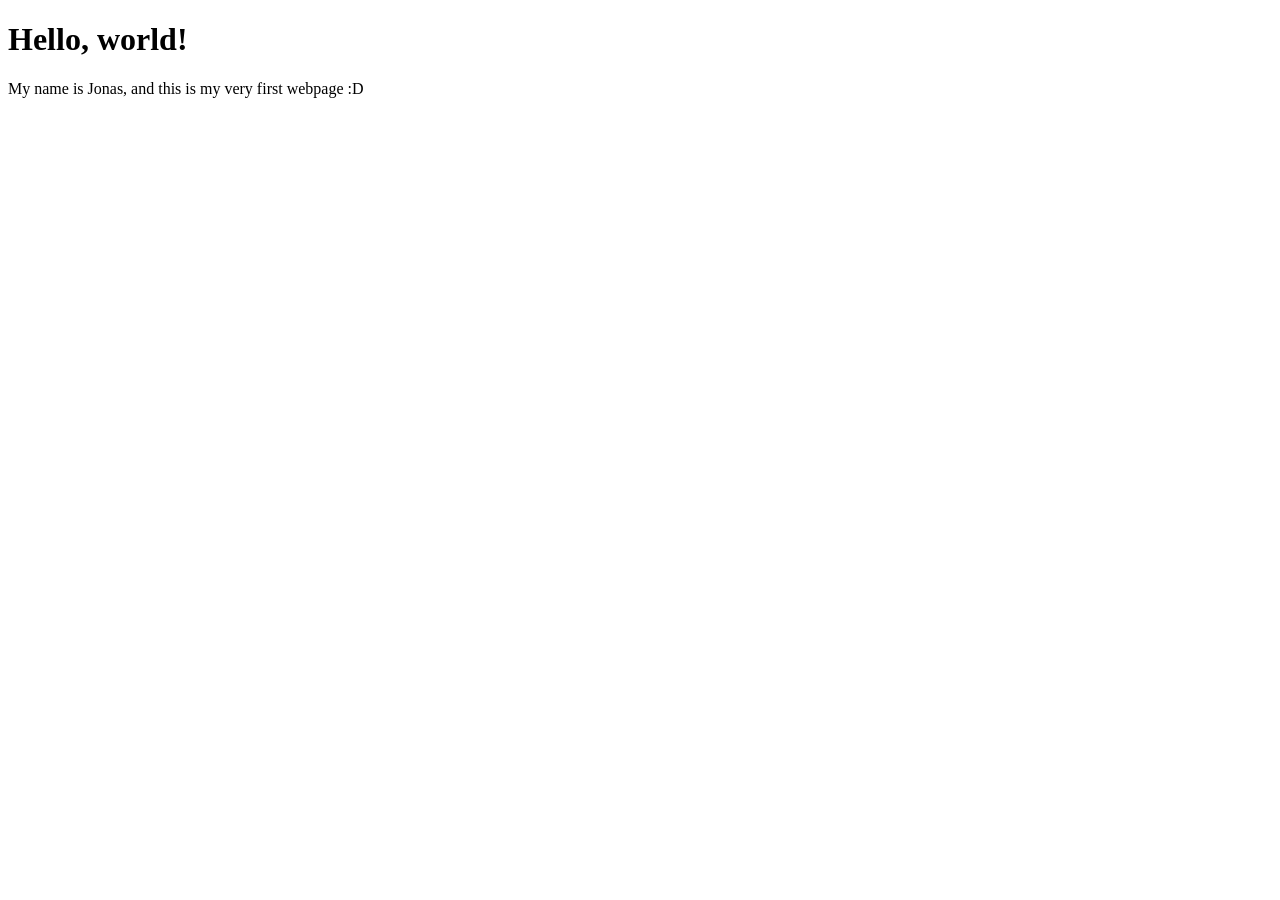
<file: ‎01-welcome-and-first-steps/index.html>
<!doctype html>
<html lang="en">
  <head>
    <meta charset="UTF-8" />
    <meta name="viewport" content="width=device-width, initial-scale=1.0" />
    <title>My first webpage</title>
  </head>
  <body>
    <h1>Hello, world!</h1>
    <p>My name is Jonas, and this is my very first webpage :D</p>
  </body>
</html>
</file>
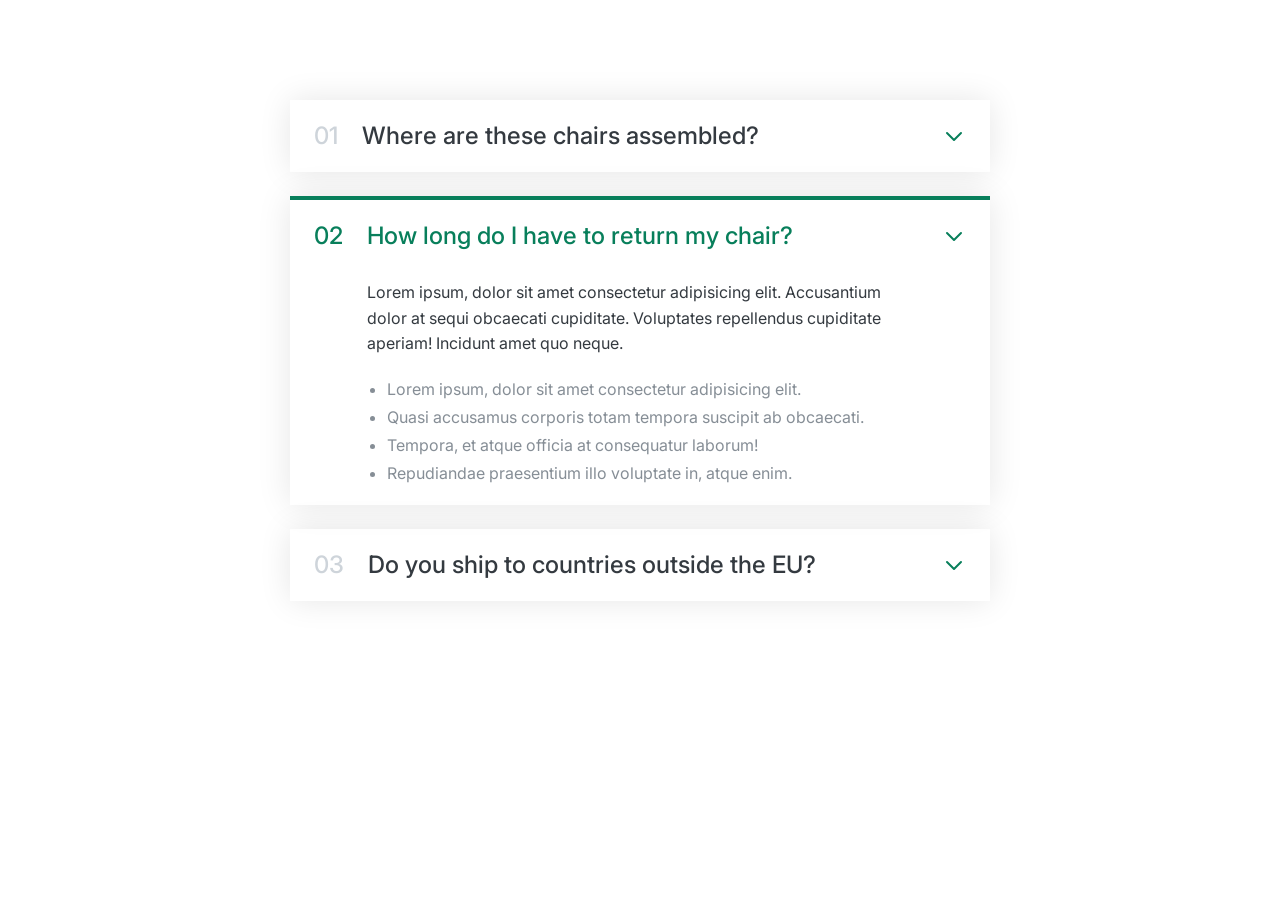
<file: 06-components-and-layout-patterns/01-accordion.html>
<!doctype html>
<html lang="en">
  <head>
    <meta charset="UTF-8" />
    <meta name="viewport" content="width=device-width, initial-scale=1.0" />
    <title>Accordion Component</title>
    <link rel="preconnect" href="https://fonts.googleapis.com" />
    <link rel="preconnect" href="https://fonts.gstatic.com" crossorigin />
    <link
      href="https://fonts.googleapis.com/css2?family=Inter:ital,opsz,wght@0,14..32,100..900;1,14..32,100..900&display=swap"
      rel="stylesheet"
    />
    <style>
      * {
        margin: 0;
        padding: 0;
        box-sizing: border-box;
      }

      body {
        font-family: "Inter", sans-serif;
        color: #343a40;
        line-height: 1;
      }

      .accordion {
        width: 700px;
        margin: 100px auto;
        display: flex;
        flex-direction: column;
        gap: 24px;
      }

      .item {
        box-shadow: 0 0 32px rgba(0, 0, 0, 0.1);
        padding: 24px;
        display: grid;
        grid-template-columns: auto 1fr auto;
        column-gap: 24px;
        row-gap: 32px;
        align-items: center;
      }

      .number,
      .text {
        font-size: 24px;
        font-weight: 500;
      }

      .number {
        color: #ced4da;
      }

      .icon {
        width: 24px;
        height: 24px;
        stroke: #087f5b;
      }

      .hidden-box {
        grid-column: 2;
        display: none;
      }

      .hidden-box p {
        line-height: 1.6;
        margin-bottom: 24px;
      }

      .hidden-box ul {
        color: #868e96;
        margin-left: 20px;
        display: flex;
        flex-direction: column;
        gap: 12px;
      }

      /* open state */
      .open {
        border-top: 4px solid #087f5b;
      }

      .open .hidden-box {
        display: block;
      }

      .open .number,
      .open .text {
        color: #087f5b;
      }
    </style>
  </head>
  <body>
    <div class="accordion">
      <div class="item">
        <p class="number">01</p>
        <p class="text">Where are these chairs assembled?</p>
        <svg
          xmlns="http://www.w3.org/2000/svg"
          class="icon"
          fill="none"
          viewBox="0 0 24 24"
          stroke="currentColor"
        >
          <path
            stroke-linecap="round"
            stroke-linejoin="round"
            stroke-width="2"
            d="M19 9l-7 7-7-7"
          />
        </svg>
        <div class="hidden-box">
          <p>
            Lorem ipsum, dolor sit amet consectetur adipisicing elit.
            Accusantium dolor at sequi obcaecati cupiditate. Voluptates
            repellendus cupiditate aperiam! Incidunt amet quo neque.
          </p>
          <ul>
            <li>Lorem ipsum, dolor sit amet consectetur adipisicing elit.</li>
            <li>
              Quasi accusamus corporis totam tempora suscipit ab obcaecati.
            </li>
            <li>Tempora, et atque officia at consequatur laborum!</li>
            <li>Repudiandae praesentium illo voluptate in, atque enim.</li>
          </ul>
        </div>
      </div>

      <div class="item open">
        <p class="number">02</p>
        <p class="text">How long do I have to return my chair?</p>
        <svg
          xmlns="http://www.w3.org/2000/svg"
          class="icon"
          fill="none"
          viewBox="0 0 24 24"
          stroke="currentColor"
        >
          <path
            stroke-linecap="round"
            stroke-linejoin="round"
            stroke-width="2"
            d="M19 9l-7 7-7-7"
          />
        </svg>
        <div class="hidden-box">
          <p>
            Lorem ipsum, dolor sit amet consectetur adipisicing elit.
            Accusantium dolor at sequi obcaecati cupiditate. Voluptates
            repellendus cupiditate aperiam! Incidunt amet quo neque.
          </p>
          <ul>
            <li>Lorem ipsum, dolor sit amet consectetur adipisicing elit.</li>
            <li>
              Quasi accusamus corporis totam tempora suscipit ab obcaecati.
            </li>
            <li>Tempora, et atque officia at consequatur laborum!</li>
            <li>Repudiandae praesentium illo voluptate in, atque enim.</li>
          </ul>
        </div>
      </div>

      <div class="item">
        <p class="number">03</p>
        <p class="text">Do you ship to countries outside the EU?</p>
        <svg
          xmlns="http://www.w3.org/2000/svg"
          class="icon"
          fill="none"
          viewBox="0 0 24 24"
          stroke="currentColor"
        >
          <path
            stroke-linecap="round"
            stroke-linejoin="round"
            stroke-width="2"
            d="M19 9l-7 7-7-7"
          />
        </svg>
        <div class="hidden-box">
          <p>
            Lorem ipsum, dolor sit amet consectetur adipisicing elit.
            Accusantium dolor at sequi obcaecati cupiditate. Voluptates
            repellendus cupiditate aperiam! Incidunt amet quo neque.
          </p>
          <ul>
            <li>Lorem ipsum, dolor sit amet consectetur adipisicing elit.</li>
            <li>
              Quasi accusamus corporis totam tempora suscipit ab obcaecati.
            </li>
            <li>Tempora, et atque officia at consequatur laborum!</li>
            <li>Repudiandae praesentium illo voluptate in, atque enim.</li>
          </ul>
        </div>
      </div>
    </div>
  </body>
</html>
</file>
<file: 03-css-fundamentals/style.css>
* {
  /* margin and padding don't inherit, so we set them in the universal selector */
  margin: 0;
  padding: 0;
}

/* page sections */
body {
  color: #444;
  font-family: sans-serif;
  border-top: 10px solid #1098ad;
  position: relative;
}

.container {
  width: 800px;
  margin: 0 auto;
}

.main-header {
  background-color: #f7f7f7;
  padding: 20px 40px;
  margin-bottom: 60px;
}

nav {
  font-size: 18px;
}

article {
  margin-bottom: 60px;
}

.post-header {
  margin-bottom: 40px;
}

aside {
  background-color: #f7f7f7;
  border-top: 5px solid #1098ad;
  border-bottom: 5px solid #1098ad;
  padding: 50px 0;
  width: 500px;
}

/* smaller elements */
h1,
h2,
h3 {
  color: #1098ad;
}

h1 {
  font-size: 26px;
  text-transform: uppercase;
  font-style: italic;
}

h2 {
  font-size: 40px;
  margin-bottom: 30px;
}

h3 {
  font-size: 30px;
  margin-bottom: 20px;
  /* collapsing margins, always the largest applies */
  margin-top: 40px;
}

h4 {
  font-size: 20px;
  text-transform: uppercase;
  text-align: center;
}

p {
  font-size: 22px;
  line-height: 1.5;
  margin-bottom: 15px;
}

ul,
ol {
  margin-left: 50px;
  margin-bottom: 20px;
}

li {
  font-size: 20px;
  margin-bottom: 10px;
}

li:last-child {
  margin-bottom: 0;
}

footer p {
  font-size: 16px;
}

#author {
  font-style: italic;
  font-size: 18px;
}

#copyright {
  font-size: 16px;
}

.related-author {
  font-size: 18px;
  font-weight: bold;
}

.related {
  list-style: none;
}

li:first-child {
  font-weight: bold;
}

li:last-child {
  font-style: bold;
}

/* li:nth-child(1) { }*/
/* li:nth-child(even) { } */
/* li:nth-child(odd) { } */

article p:last-child {
  color: red;
}

/* styling links */
a:link {
  color: #1098ad;
  text-decoration: none;
}

a:visited {
  color: #1098ad;
}

a:hover {
  color: orangered;
  font-weight: bold;
  text-decoration: underline orangered;
}

a:active {
  background-color: black;
  font-style: italic;
}

button {
  font-size: 22px;
  padding: 20px;
  cursor: pointer;
  position: absolute;
  bottom: 50px;
  right: 50px;
}

h1::first-letter {
  font-style: normal;
  margin-right: 5px;
}

h3 + p::first-line {
  /* color: red; */
}

h2 {
  position: relative;
}

h2::before {
  content: "TOP";
  background-color: #ffe70e;
  color: #444;
  font-size: 16px;
  font-weight: bold;
  display: inline-block;
  padding: 5px 10px;
  position: absolute;
  top: -15px;
  right: -25px;
}

/* resolving conflicts */
/*
#copyright {
  color: red;
}

.copyright {
  color: blue;
}

.text {
  color: yellow;
}

footer p {
  color: green !important;
} */

/*
nav a:link,
nav p {
  font-size: 18px;
}
*/

.post-img {
  width: 100%;
  height: auto;
}

nav a:link {
  margin-right: 30px;
  margin-top: 10px;
  display: inline-block;
}

nav a:link:last-child {
  margin-right: 0;
}
</file>
<file: 04-layouts-floats-flexbox-and-css-grid-fundamentals/style.css>
* {
  /* margin and padding don't inherit, so we set them in the universal selector */
  margin: 0;
  padding: 0;
  box-sizing: border-box;
}

/* page sections */
body {
  color: #444;
  font-family: sans-serif;
  border-top: 10px solid #1098ad;
  position: relative;
}

.container {
  width: 1200px;
  margin: 0 auto;
}

.main-header {
  background-color: #f7f7f7;
  padding: 20px 40px;
}

nav {
  font-size: 18px;
}

article {
}

.post-header {
  margin-bottom: 40px;
}

aside {
  background-color: #f7f7f7;
  border-top: 5px solid #1098ad;
  border-bottom: 5px solid #1098ad;
  padding: 50px 40px;
}

/* smaller elements */
h1,
h2,
h3 {
  color: #1098ad;
}

h1 {
  font-size: 26px;
  text-transform: uppercase;
  font-style: italic;
}

h2 {
  font-size: 40px;
  margin-bottom: 30px;
}

h3 {
  font-size: 30px;
  margin-bottom: 20px;
  /* collapsing margins, always the largest applies */
  margin-top: 40px;
}

h4 {
  font-size: 20px;
  text-transform: uppercase;
  text-align: center;
  margin-bottom: 30px;
}

p {
  font-size: 22px;
  line-height: 1.5;
  margin-bottom: 15px;
}

ul,
ol {
  margin-left: 50px;
  margin-bottom: 20px;
}

li {
  font-size: 20px;
  margin-bottom: 10px;
}

li:last-child {
  margin-bottom: 0;
}

#author {
  font-style: italic;
  font-size: 18px;
}

#copyright {
  font-size: 16px;
}

.related-author {
  font-size: 18px;
  font-weight: bold;
}

.related {
  list-style: none;
  margin-left: 0;
}

li:first-child {
  font-weight: bold;
}

li:last-child {
  font-style: italic;
}

/* li:nth-child(1) { }*/
/* li:nth-child(even) { } */
/* li:nth-child(odd) { } */

article p:last-child {
  /* color: red; */
}

/* styling links */
a:link {
  color: #1098ad;
  text-decoration: none;
}

a:visited {
  color: #1098ad;
}

a:hover {
  color: orangered;
  font-weight: bold;
  text-decoration: underline orangered;
}

a:active {
  background-color: black;
  font-style: italic;
}

button {
  font-size: 22px;
  padding: 20px;
  cursor: pointer;
  position: absolute;
  bottom: 50px;
  right: 50px;
}

h1::first-letter {
  font-style: normal;
  margin-right: 5px;
}

h3 + p::first-line {
  /* color: red; */
}

h2 {
  position: relative;
}

h2::before {
  content: "TOP";
  background-color: #ffe70e;
  color: #444;
  font-size: 16px;
  font-weight: bold;
  display: inline-block;
  padding: 5px 10px;
  position: absolute;
  top: -15px;
  right: -25px;
}

/* resolving conflicts */
/*
#copyright {
  color: red;
}

.copyright {
  color: blue;
}

.text {
  color: yellow;
}

footer p {
  color: green !important;
} */

/*
nav a:link,
nav p {
  font-size: 18px;
}
*/

.post-img {
  width: 100%;
  height: auto;
}

nav a:link {
  margin-right: 30px;
  display: inline-block;
}

nav a:link:last-child {
  margin-right: 0;
}

/* floats */
.author-img {
  float: left;
  margin-bottom: 20px;
}

.author {
  float: left;
  margin-top: 10px;
  margin-left: 20px;
}

h1 {
  float: left;
}

nav {
  float: right;
}

.clearfix::after {
  content: "";
  clear: both;
  display: block;
}

article {
  width: 825px;
  float: left;
}

aside {
  width: 300px;
  float: right;
}

footer {
  clear: both;
}

/* flexbox */
.main-header {
  display: flex;
  align-items: center;
  justify-content: space-between;
}

.author-box {
  display: flex;
  align-items: center;
  margin-bottom: 15px;
}

.author {
  margin-bottom: 0;
  margin-left: 15px;
}

.related-post {
  display: flex;
  align-items: center;
  gap: 20px;
  margin-bottom: 30px;
}

.related-link:link {
  font-size: 17px;
  font-weight: bold;
  font-style: normal;
  margin-bottom: 5px;
  display: block;
}

.related-author {
  margin-bottom: 0;
  font-size: 14px;
  font-weight: normal;
  font-style: italic;
}

/* flexbox layout */
/*
.row {
  display: flex;
  align-items: flex-start;
  gap: 75px;
  margin-bottom: 60px;
}

article {
  flex: 1;
  margin-bottom: 0;
}

aside {
  flex: 0 0 300px;
}
*/

/* grid layout */
.container {
  display: grid;
  grid-template-columns: 1fr 300px;
  column-gap: 75px;
  row-gap: 60px;
  align-items: start;
}

.main-header {
  /* grid-column: 1 / span 2; */
  grid-column: 1 / -1;
}

article {
}

aside {
}

footer {
  grid-column: 1 / -1;
}
</file>
<file: 05-web-design-rules-and-framework/style.css>
/*
spacing system (px):
2 / 4 / 8 / 12 / 16 / 24 / 32 / 48 / 64 / 80 / 96 / 128

font size system (px):
10 / 12 / 14 / 16 / 18 / 20 / 24 / 30 / 36 / 44 / 52 / 62 / 74 / 86 / 98
  - type-scale.com

colours:
  - yeun.github.io/open-color (teal / gray)
  - coolors.co/contrast-checker

main color:
  #e6fcf5 (teal 0)
  #c3fae8 (teal 1)
  #099268 (teal 8)
  #087f5b (teal 9)
gray color:
  #495057 (gray 7)
  #343a40 (gray 8)

icons: heroicons.com
*/

* {
  margin: 0;
  padding: 0;
  box-sizing: border-box;
}

/* general styles */
body {
  font-family: "Inter", sans-serif;
  color: #343a40;
  border-bottom: 8px solid #087f5b;
}

.container {
  width: 960px;
  margin: 0 auto;
}

header,
section {
  margin-bottom: 96px;
}

h2 {
  margin-bottom: 48px;
  font-size: 36px;
  letter-spacing: -0.5px;
}

.grid-3-cols {
  display: grid;
  grid-template-columns: repeat(3, 1fr);
  column-gap: 80px;
}

.btn:link,
.btn:visited {
  background-color: #087f5b;
  color: #fff;
  text-decoration: none;
  text-transform: uppercase;
  font-weight: 500;
  display: inline-block;
  border-radius: 100px;
}

.btn:hover,
.btn:active {
  background-color: #099268;
}

.btn--big {
  font-size: 18px;
  padding: 16px 32px;
}

.btn--small {
  font-size: 14px;
  padding: 8px 12px;
}

img {
  border-radius: 12px;
}

/* component styles */
/* header */
header {
  display: grid;
  grid-template-columns: repeat(2, 1fr);
  column-gap: 80px;
  margin-top: 64px;
}

.header-text-box {
  align-self: center;
}

h1 {
  margin-bottom: 32px;
  font-size: 44px;
  line-height: 1.1;
  letter-spacing: -1px;
  /* text-shadow: 0 5px 5px rgba(0, 0, 0, 0.2); */
}

.header-text {
  margin-bottom: 24px;
  font-size: 18px;
  line-height: 1.7;
}

img {
  width: 100%;
}

/* features */
.features-icon {
  stroke: #087f5b;
  width: 32px;
  height: 32px;
  margin-bottom: 24px;
}

.features-title {
  margin-bottom: 16px;
  font-size: 20px;
}

.features-text {
  font-size: 18px;
  line-height: 1.7;
}

/* testimonials */
.testimonial-section {
  background-color: #087f5b;
  color: #fff;
  padding: 24px;
  border-radius: 12px;
}

.testimonial-box {
  grid-column: 2 / -1;
  align-self: center;
}

.testimonial-box h2 {
  margin-bottom: 24px;
  font-size: 24px;
}

.testimonial-text {
  font-style: italic;
  margin-bottom: 24px;
  font-size: 18px;
  line-height: 1.7;
  color: #e6fcf5;
}

.testimonial-author {
  color: #c3fae8;
}

/* chairs */
.chair {
  box-shadow: 0 20px 30px 0 rgba(0, 0, 0, 0.07);
  border-radius: 12px;
}

.chair img {
  border-bottom-left-radius: 0;
  border-bottom-right-radius: 0;
}

.chair-box {
  padding: 32px;
}

h3 {
  margin-bottom: 24px;
  font-size: 20px;
}

.chair-details {
  list-style: none;
  margin-bottom: 48px;
}

.chair-details li {
  display: flex;
  align-items: center;
  gap: 12px;
  margin-bottom: 16px;
}

.chair-details li:last-child {
  margin-bottom: 0;
}

.chair-icon {
  stroke: #087f5b;
  width: 24px;
  height: 24px;
}

.chair-price {
  display: flex;
  justify-content: space-between;
  align-items: center;
  font-size: 20px;
}

footer {
  margin-bottom: 48px;
  font-size: 14px;
  color: #495057;
}
</file>
